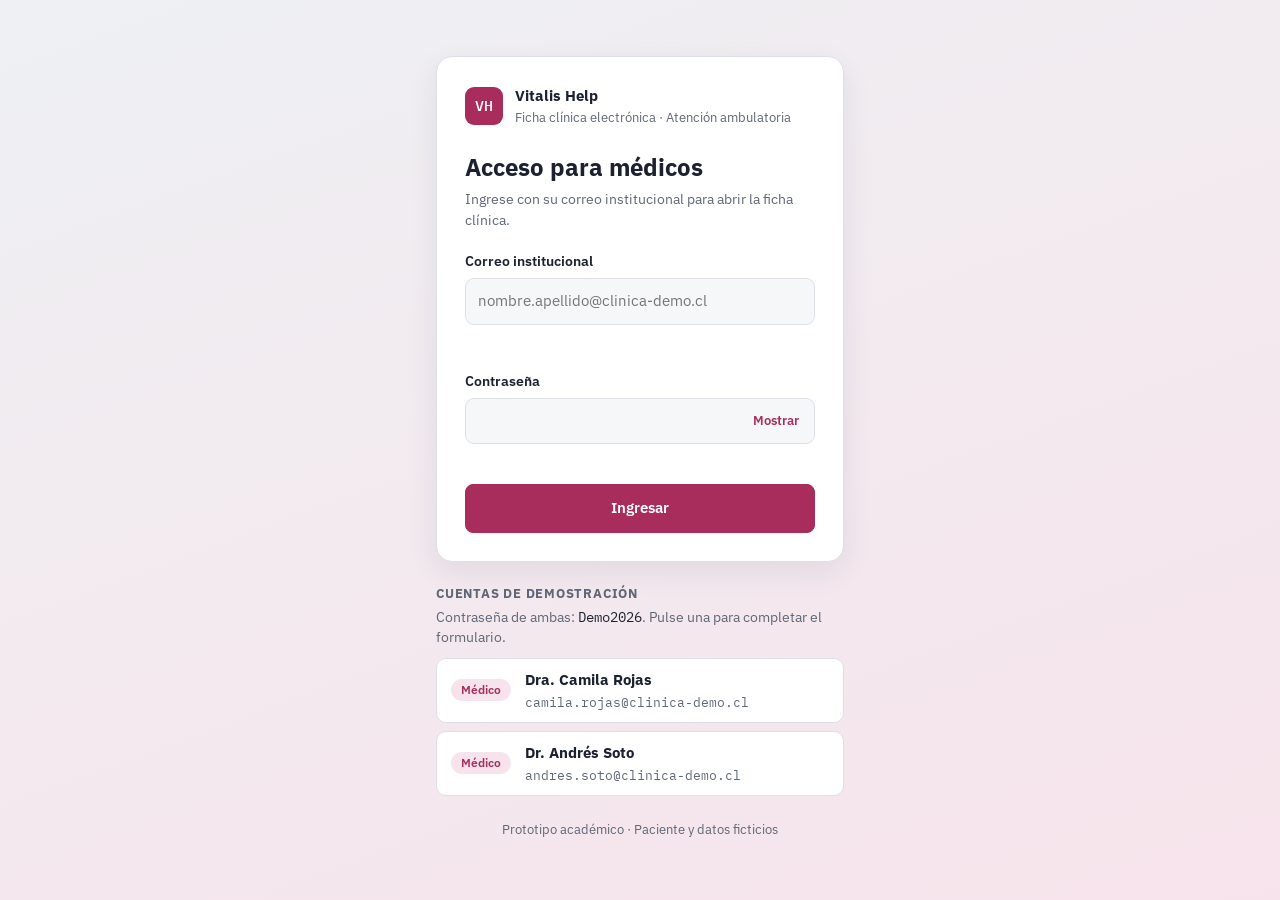
<file: index.html>
<!doctype html>
<html lang="es">
<head>
<meta charset="utf-8">
<meta name="viewport" content="width=device-width,initial-scale=1,viewport-fit=cover">
<title>Vitalis Help · Ingreso</title>
<link rel="preconnect" href="https://fonts.googleapis.com">
<link rel="stylesheet" href="https://fonts.googleapis.com/css2?family=IBM+Plex+Mono:wght@400;500&family=IBM+Plex+Sans:wght@400;500;600;700&display=swap">
<link rel="stylesheet" href="styles.css">
<script src="auth.js"></script>
</head>
<body class="login-page">

<main class="login pad">
  <div class="login-card">
    <div class="login-brand"><i>VH</i><div><b>Vitalis Help</b><span>Ficha clínica electrónica · Atención ambulatoria</span></div></div>
    <h1>Acceso para médicos</h1>
    <p class="login-sub">Ingrese con su correo institucional para abrir la ficha clínica.</p>

    <form id="loginForm" novalidate>
      <label for="correo">Correo institucional</label>
      <input class="login-inp" id="correo" type="email" autocomplete="username" placeholder="nombre.apellido@clinica-demo.cl" required>
      <div class="perfil" id="perfil" aria-live="polite"></div>

      <label for="clave">Contraseña</label>
      <div class="clave-wrap">
        <input class="login-inp" id="clave" type="password" autocomplete="current-password" required>
        <button class="ver" type="button" id="verClave" aria-pressed="false">Mostrar</button>
      </div>

      <div class="login-err" id="loginErr" role="alert"></div>
      <button class="btn primary login-btn" type="submit">Ingresar</button>
    </form>
  </div>

  <section class="demo-cuentas" aria-labelledby="demoTit">
    <h2 id="demoTit">Cuentas de demostración</h2>
    <p>Contraseña de ambas: <code>Demo2026</code>. Pulse una para completar el formulario.</p>
    <div id="cuentas"></div>
  </section>

  <p class="login-pie">Prototipo académico · Paciente y datos ficticios</p>
</main>

<script src="login.js"></script>
</body>
</html>
</file>
<file: styles.css>
/* Vitalis Help · estilos
   Prototipo de ficha clínica con dictado por voz (datos ficticios). */

/* Base */
:root{color-scheme:light;padding-top:env(safe-area-inset-top);padding-bottom:env(safe-area-inset-bottom)}
body{margin:0;font:14px system-ui}
img{max-width:100%}
[hidden]{display:none!important}

/* Layout: barra de la ficha clínica + banner del paciente; menú lateral de secciones; área central con asistente de 4 pasos */
:root{
  --bg:#EEF0F3; --surface:#FFFFFF; --surface-2:#F6F7F9; --ink:#1B2130; --muted:#5F6676; --line:#DCE0E6;
  --bar:#1F2A3C; --bar-ink:#E9EDF3; --bar-muted:#9FAABB;
  --accent:#A92D5C; --accent-soft:#F7E3EB; --accent-ink:#FFFFFF;
  --ok:#1C7048; --ok-soft:#E0F1E7; --warn:#8A5700; --warn-soft:#FBEED3; --neg:#757A88; --neg-soft:#E9EAEE; --fix:#2C5BA6; --fix-soft:#E2EBF8;
  --sans:"IBM Plex Sans",system-ui,-apple-system,"Segoe UI",sans-serif; --mono:"IBM Plex Mono",ui-monospace,Menlo,Consolas,monospace;
}
@media (prefers-color-scheme: dark){:root:not([data-theme="light"]){
  --bg:#12141A; --surface:#1C1F28; --surface-2:#232733; --ink:#E9EBF0; --muted:#A1A7B6; --line:#323745;
  --bar:#0C0E13; --bar-ink:#E9EDF3; --bar-muted:#8E98A9;
  --accent:#F07CA8; --accent-soft:#3A2230; --accent-ink:#1A0E14;
  --ok:#6FD3A0; --ok-soft:#1B3328; --warn:#F0BE62; --warn-soft:#3A2F17; --neg:#9A9EAB; --neg-soft:#2A2D37; --fix:#8DB4F2; --fix-soft:#1E2A40; color-scheme:dark}}
:root[data-theme="dark"]{
  --bg:#12141A; --surface:#1C1F28; --surface-2:#232733; --ink:#E9EBF0; --muted:#A1A7B6; --line:#323745;
  --bar:#0C0E13; --bar-ink:#E9EDF3; --bar-muted:#8E98A9;
  --accent:#F07CA8; --accent-soft:#3A2230; --accent-ink:#1A0E14;
  --ok:#6FD3A0; --ok-soft:#1B3328; --warn:#F0BE62; --warn-soft:#3A2F17; --neg:#9A9EAB; --neg-soft:#2A2D37; --fix:#8DB4F2; --fix-soft:#1E2A40; color-scheme:dark}
*{box-sizing:border-box}
body{background:var(--bg);color:var(--ink);font-family:var(--sans);font-size:15px;line-height:1.5}
.pad{padding-left:max(16px,env(safe-area-inset-left,0px));padding-right:max(16px,env(safe-area-inset-right,0px))}
button{font:inherit}
button:focus-visible,select:focus-visible,textarea:focus-visible,input:focus-visible{outline:2px solid var(--accent);outline-offset:2px}
/* barra del sistema */
.appbar{background:var(--bar);color:var(--bar-ink)}
.appbar .in{max-width:1280px;margin:0 auto;display:flex;align-items:center;justify-content:space-between;gap:12px;padding-block:10px;flex-wrap:wrap}
.appbar .sys{display:flex;align-items:center;gap:10px;font-weight:600;font-size:14px}
.appbar .sys i{width:26px;height:26px;border-radius:6px;background:var(--accent);display:grid;place-items:center;color:var(--accent-ink);font-style:normal;font-family:var(--mono);font-size:12px}
.appbar .who{font-size:13px;color:var(--bar-muted)}
/* banner del paciente */
.patient{background:var(--surface);border-bottom:1px solid var(--line)}
.patient .in{max-width:1280px;margin:0 auto;display:flex;flex-wrap:wrap;gap:8px 28px;align-items:center;padding-block:12px}
.patient .name{font-weight:700;font-size:17px}
.patient .meta{display:flex;flex-wrap:wrap;gap:6px 22px;font-size:13px;color:var(--muted)}
.patient .meta b{color:var(--ink);font-weight:500}
.tag{font-size:11.5px;font-weight:600;border-radius:999px;padding:2px 9px;background:var(--ok-soft);color:var(--ok)}
/* cuerpo */
.main{max-width:1280px;margin:0 auto;display:grid;grid-template-columns:210px minmax(0,1fr);gap:20px;padding-block:20px 90px}
@media (max-width:860px){.main{grid-template-columns:minmax(0,1fr)}}
.side{display:flex;flex-direction:column;gap:2px}
@media (max-width:860px){.side{flex-direction:row;overflow-x:auto;gap:4px}}
.side span{font-size:14px;padding:9px 12px;border-radius:8px;color:var(--muted);white-space:nowrap}
.side span.on{background:var(--surface);color:var(--ink);font-weight:600;box-shadow:inset 3px 0 0 var(--accent)}
.side small{font-size:11.5px;text-transform:uppercase;letter-spacing:.06em;color:var(--muted);padding:4px 12px 8px}
@media (max-width:860px){.side small{display:none}}
.sheet{background:var(--surface);border:1px solid var(--line);border-radius:14px;min-width:0;display:flex;flex-direction:column}
.sheet-head{padding:16px 22px;border-bottom:1px solid var(--line);display:flex;justify-content:space-between;gap:12px;flex-wrap:wrap;align-items:center}
.sheet-head h1{font-size:18px;margin:0}
.sheet-head p{margin:0;font-size:13px;color:var(--muted)}
/* pasos */
ol.steps{list-style:none;margin:0;padding:14px 22px;display:flex;gap:6px;flex-wrap:wrap;border-bottom:1px solid var(--line)}
ol.steps li{display:flex;align-items:center;gap:8px;font-size:13.5px;color:var(--muted);padding-right:10px}
ol.steps li i{width:24px;height:24px;border-radius:50%;border:1.5px solid var(--line);display:grid;place-items:center;font-style:normal;font-size:12px;font-weight:600;font-family:var(--mono)}
ol.steps li.now{color:var(--ink);font-weight:600}
ol.steps li.now i{border-color:var(--accent);background:var(--accent);color:var(--accent-ink)}
ol.steps li.done i{border-color:var(--ok);background:var(--ok-soft);color:var(--ok)}
ol.steps li+li::before{content:"";width:22px;height:1.5px;background:var(--line);margin-right:4px}
@media (max-width:560px){ol.steps li+li::before{display:none}ol.steps{gap:8px 14px}}
.stage{padding:22px;display:flex;flex-direction:column;gap:16px;min-height:420px}
.hidden{display:none!important}
.lead{font-size:14.5px;color:var(--muted);margin:0;max-width:62ch}
.btn{font-size:14px;font-weight:500;border-radius:8px;padding:9px 16px;cursor:pointer;border:1px solid var(--line);background:var(--surface);color:var(--ink)}
.btn.primary{background:var(--accent);border-color:var(--accent);color:var(--accent-ink)}
.btn.link{border:0;background:none;color:var(--accent);padding:6px 4px;text-decoration:underline;text-underline-offset:3px}
.btn:disabled{opacity:.45;cursor:not-allowed}
.actions{display:flex;justify-content:space-between;gap:10px;flex-wrap:wrap;align-items:center;border-top:1px solid var(--line);padding-top:16px;margin-top:auto}
.actions .r{display:flex;gap:8px;flex-wrap:wrap}
/* paso 1: dictado */
.rec{display:flex;flex-direction:column;align-items:center;gap:14px;padding:18px 0 6px;text-align:center}
.mic{width:96px;height:96px;border-radius:50%;border:0;background:var(--accent);color:var(--accent-ink);display:grid;place-items:center;cursor:pointer;position:relative}
.mic svg{width:36px;height:36px}
.mic.on{background:var(--ink);color:var(--bg)}
.mic.on::after{content:"";position:absolute;inset:-8px;border-radius:50%;border:2px solid var(--accent);animation:pulse 1.4s ease-out infinite}
@keyframes pulse{0%{transform:scale(.92);opacity:1}100%{transform:scale(1.18);opacity:0}}
.rec-state{font-weight:600}
.timer{font-family:var(--mono);font-variant-numeric:tabular-nums;color:var(--muted);font-size:13px}
.wave{display:flex;align-items:center;gap:3px;height:30px}
.wave i{display:block;width:4px;height:5px;border-radius:2px;background:var(--line)}
.wave.on i{background:var(--accent);animation:w .9s ease-in-out infinite}
.wave.on i:nth-child(2n){animation-delay:.15s}.wave.on i:nth-child(3n){animation-delay:.3s}.wave.on i:nth-child(5n){animation-delay:.45s}
@keyframes w{0%,100%{height:5px}50%{height:26px}}
.live{width:100%;min-height:96px;text-align:left;background:var(--surface-2);border:1px solid var(--line);border-radius:10px;padding:12px 14px;font-size:15px;color:var(--ink)}
.live:empty::before{content:"La transcripción aparecerá aquí mientras dicta.";color:var(--muted)}
.caret{display:inline-block;width:2px;height:1.05em;background:var(--accent);vertical-align:-2px;margin-left:2px;animation:blink 1s steps(1) infinite}
@keyframes blink{50%{opacity:0}}
.privacy{font-size:12.5px;color:var(--muted);display:flex;gap:6px;align-items:center}
/* paso 2 */
textarea{width:100%;min-height:170px;resize:vertical;font:inherit;font-size:15.5px;line-height:1.6;color:var(--ink);background:var(--surface-2);border:1px solid var(--line);border-radius:10px;padding:14px}
.analyzing{display:flex;flex-direction:column;gap:10px;padding:8px 0}
.analyzing div{display:flex;gap:10px;align-items:center;font-size:14.5px;color:var(--muted)}
.analyzing div.ok{color:var(--ink)}
.analyzing div i{width:20px;height:20px;border-radius:50%;border:2px solid var(--line);flex:none;display:grid;place-items:center;font-style:normal;font-size:12px}
.analyzing div.run i{border-color:var(--accent);border-top-color:transparent;animation:spin .8s linear infinite}
.analyzing div.ok i{border-color:var(--ok);background:var(--ok-soft);color:var(--ok)}
@keyframes spin{to{transform:rotate(360deg)}}
/* paso 3 */
.two{display:grid;grid-template-columns:minmax(0,5fr) minmax(0,6fr);gap:20px;align-items:start}
@media (max-width:1000px){.two{grid-template-columns:minmax(0,1fr)}}
.label{font-size:12px;font-weight:600;text-transform:uppercase;letter-spacing:.05em;color:var(--muted);margin:0 0 6px}
.hl{font-size:15.5px;line-height:1.95;background:var(--surface-2);border:1px solid var(--line);border-radius:10px;padding:14px 16px;overflow-wrap:anywhere}
.hl mark{border-radius:4px;padding:1px 3px;color:inherit}
.m-dx{background:var(--ok-soft);box-shadow:inset 0 -2px 0 var(--ok)}
.m-pend{background:var(--warn-soft);box-shadow:inset 0 -2px 0 var(--warn)}
.m-neg{background:var(--neg-soft);text-decoration:line-through;text-decoration-color:var(--neg)}
.m-fix{background:var(--fix-soft);box-shadow:inset 0 -2px 0 var(--fix)}
.legend{display:flex;flex-wrap:wrap;gap:6px 14px;font-size:12px;color:var(--muted);margin-top:8px}
.legend span{display:inline-flex;align-items:center;gap:6px}
.legend i{width:12px;height:12px;border-radius:3px;display:inline-block}
.negs{margin-top:14px;font-size:13px;color:var(--muted);display:flex;flex-direction:column;gap:3px}
.sugs{display:flex;flex-direction:column;gap:10px}
.sug{border:1px solid var(--line);border-radius:12px;padding:12px 14px;display:flex;flex-direction:column;gap:8px}
.sug.ok{border-color:var(--ok);background:color-mix(in srgb,var(--ok-soft) 45%,var(--surface))}
.sug.off{opacity:.55}
.sug-top{display:flex;justify-content:space-between;gap:10px;align-items:flex-start;flex-wrap:wrap}
.sug h3{margin:0;font-size:16px}
.from{font-size:12.5px;color:var(--muted)}
.from q{font-style:italic;color:var(--ink)}
.codes{font-size:12px;color:var(--muted);font-family:var(--mono);font-variant-numeric:tabular-nums}
.chips{display:flex;gap:6px;flex-wrap:wrap}
.chip{font-size:11.5px;font-weight:600;border-radius:999px;padding:2px 9px;white-space:nowrap}
.c-ok{background:var(--ok-soft);color:var(--ok)}.c-warn{background:var(--warn-soft);color:var(--warn)}.c-fix{background:var(--fix-soft);color:var(--fix)}.c-acc{background:var(--accent-soft);color:var(--accent)}.c-neg{background:var(--neg-soft);color:var(--neg)}
.sug .row{display:flex;gap:8px;flex-wrap:wrap}
.sug .row .btn{padding:6px 12px;font-size:13.5px}
.ask{background:var(--warn-soft);border-radius:8px;padding:10px 12px;font-size:14px;display:flex;flex-direction:column;gap:8px}
.finder{display:flex;flex-direction:column;gap:6px}
.finder input,.add input{font:inherit;font-size:14px;color:var(--ink);background:var(--surface-2);border:1px solid var(--line);border-radius:8px;padding:7px 10px;width:100%}
.flist{display:flex;flex-direction:column;gap:4px;max-height:190px;overflow:auto}
.flist button{text-align:left;font-size:13.5px;background:var(--surface-2);border:1px solid var(--line);border-radius:7px;padding:6px 10px;color:var(--ink);cursor:pointer}
.add{border:1px dashed var(--line);border-radius:12px;padding:10px 14px;display:flex;flex-direction:column;gap:8px}
/* paso 4 */
.tablewrap{overflow-x:auto}
table{border-collapse:collapse;width:100%;font-size:14px}
th,td{text-align:left;padding:10px;border-bottom:1px solid var(--line);vertical-align:middle}
th{font-size:12px;color:var(--muted);font-weight:600;text-transform:uppercase;letter-spacing:.04em}
td select{font:inherit;font-size:13.5px;color:var(--ink);background:var(--surface-2);border:1px solid var(--line);border-radius:7px;padding:5px 8px}
.orig{background:var(--surface-2);border-radius:10px;padding:12px 14px;font-size:14px;color:var(--muted)}
.orig b{color:var(--ink)}
/* guardado */
.done-box{display:flex;flex-direction:column;align-items:center;gap:10px;text-align:center;padding:20px 0}
.done-box .ic{width:64px;height:64px;border-radius:50%;background:var(--ok-soft);color:var(--ok);display:grid;place-items:center}
.done-box h2{margin:0;font-size:20px}
.done-list{width:100%;max-width:640px;text-align:left;display:flex;flex-direction:column;gap:6px}
.done-list div{display:flex;justify-content:space-between;gap:10px;border:1px solid var(--line);border-radius:10px;padding:10px 12px;flex-wrap:wrap}
/* barra de demostración */
.demo{position:fixed;left:0;right:0;bottom:0;background:var(--surface);border-top:1px solid var(--line);font-size:12.5px;color:var(--muted);padding-bottom:max(8px,env(safe-area-inset-bottom,0px));padding-top:8px;z-index:5}
.demo .in{max-width:1280px;margin:0 auto;display:flex;gap:8px 16px;align-items:center;flex-wrap:wrap}
.demo select{font:inherit;font-size:12.5px;color:var(--ink);background:var(--surface-2);border:1px solid var(--line);border-radius:6px;padding:3px 6px}
.demo b{color:var(--accent)}

/* secciones de la atención */
.side button{all:unset;box-sizing:border-box;font-size:14px;padding:9px 12px;border-radius:8px;color:var(--muted);white-space:nowrap;cursor:pointer;display:flex;justify-content:space-between;gap:8px;align-items:center}
.side button:hover{background:var(--surface)}
.side button:focus-visible{outline:2px solid var(--accent);outline-offset:1px}
.side button[aria-current="page"]{background:var(--surface);color:var(--ink);font-weight:600;box-shadow:inset 3px 0 0 var(--accent)}
.side button .st{font-size:11px;font-weight:700;color:var(--ok)}
.side hr{border:0;border-top:1px solid var(--line);margin:8px 0;width:100%}
@media (max-width:860px){.side hr{display:none}}
.form{padding:22px;display:flex;flex-direction:column;gap:18px}
.field{display:flex;flex-direction:column;gap:6px;min-width:0}
.field>label,.flabel{font-size:13px;font-weight:600;color:var(--ink)}
.field .hint{font-size:12.5px;color:var(--muted)}
.fwrap{position:relative}
.fwrap textarea{min-height:110px;padding-right:56px}
.dict{position:absolute;right:10px;top:10px;width:36px;height:36px;border-radius:50%;border:1px solid var(--line);background:var(--surface);color:var(--accent);display:grid;place-items:center;cursor:pointer}
.dict svg{width:17px;height:17px}
.dict.on{background:var(--accent);color:var(--accent-ink);border-color:var(--accent);box-shadow:0 0 0 4px var(--accent-soft)}
.interim{font-size:13px;color:var(--muted);min-height:1em}
.grid2{display:grid;grid-template-columns:repeat(2,minmax(0,1fr));gap:16px}
.grid4{display:grid;grid-template-columns:repeat(4,minmax(0,1fr));gap:12px}
@media (max-width:760px){.grid2{grid-template-columns:minmax(0,1fr)}.grid4{grid-template-columns:repeat(2,minmax(0,1fr))}}
.inp,.form select{font:inherit;font-size:14.5px;color:var(--ink);background:var(--surface-2);border:1px solid var(--line);border-radius:8px;padding:8px 10px;width:100%;min-width:0}
.unit{display:flex;align-items:center;gap:6px}
.unit span{font-size:12.5px;color:var(--muted);white-space:nowrap}
.vital{border:1px solid var(--line);border-radius:10px;padding:10px 12px;display:flex;flex-direction:column;gap:6px;background:var(--surface)}
.vital .flag{font-size:11.5px;font-weight:600;min-height:1em}
.flag.hi{color:var(--warn)}.flag.ok{color:var(--ok)}
.bp{display:flex;align-items:center;gap:4px}.bp .inp{text-align:center}
.checks{display:flex;gap:10px 22px;flex-wrap:wrap;font-size:14px}
.checks label{display:flex;gap:6px;align-items:center}
.scope{font-size:12.5px;color:var(--muted);background:var(--surface-2);border-radius:8px;padding:8px 12px}
.rx td{vertical-align:top;padding:6px 6px}
.rx .inp{padding:6px 8px;font-size:13.5px}
.rx th{padding:6px}
.secnav{display:flex;justify-content:space-between;gap:10px;flex-wrap:wrap;border-top:1px solid var(--line);padding-top:16px}
.sum{display:flex;flex-direction:column;gap:14px}
.sum section{border:1px solid var(--line);border-radius:12px;padding:12px 16px}
.sum h3{margin:0 0 6px;font-size:14px;color:var(--accent);text-transform:uppercase;letter-spacing:.05em}
.sum p{margin:0;white-space:pre-wrap}
.sum .empty{color:var(--muted);font-style:italic}
.closed{background:var(--ok-soft);color:var(--ok);border-radius:10px;padding:12px 16px;font-weight:600}
.demo .btn{padding:3px 10px;font-size:12.5px}

@media (prefers-reduced-motion:reduce){.mic.on::after,.wave.on i,.caret,.analyzing div.run i{animation:none}.wave.on i{height:16px}}
.topr{display:flex;align-items:center;gap:16px;flex-wrap:wrap}
.hfbtn{display:inline-flex;align-items:center;gap:8px;border:1.5px solid #F07CA8;color:#fff;background:transparent;border-radius:999px;padding:6px 14px;font:inherit;font-size:13px;font-weight:600;cursor:pointer}
.hfbtn svg{width:16px;height:16px}
.hfbtn:hover{background:rgba(240,124,168,.18)}
.hfbtn.on{background:#D63C78;border-color:#D63C78;color:#fff}
.hfbtn:focus-visible{outline:3px solid #F07CA8;outline-offset:2px}
.hfbar{position:fixed;left:0;right:0;z-index:6;background:var(--surface);border-top:2px solid var(--accent);box-shadow:0 -8px 24px rgba(0,0,0,.08);padding:10px 0}
.hf-top{display:flex;align-items:center;gap:8px 12px;flex-wrap:wrap}
.hf-top .sp{flex:1}
.hfbar .dot{width:10px;height:10px;border-radius:50%;background:var(--muted);flex:none}
.hfbar.on .dot{background:var(--accent);animation:hfp 1.4s infinite}
@keyframes hfp{0%,100%{opacity:1}50%{opacity:.3}}
@media (prefers-reduced-motion: reduce){.hfbar.on .dot{animation:none}}
.hfbar .where{color:var(--muted)}
.hfbar .heard{margin-top:6px;font-size:15px;min-height:1.4em;color:var(--ink)}
.hfbar .act{font-size:13px;color:var(--ok);min-height:1.2em;margin-top:2px;font-weight:600}
.hfbar .act.warn{color:var(--warn)}
.hfbar .help{display:grid;grid-template-columns:1fr 1fr;gap:16px;margin-top:10px;max-height:38vh;overflow:auto;border-top:1px solid var(--line);padding-top:10px}
.hfbar .help h4{margin:0 0 6px;font-size:11.5px;text-transform:uppercase;letter-spacing:.06em;color:var(--accent)}
.hfbar .help ul{margin:0;padding:0;list-style:none;display:grid;gap:5px;font-size:13px;color:var(--muted)}
.hfbar .help q{color:var(--ink);font-weight:600;quotes:"«" "»"}
.hf-target{outline:3px solid var(--accent)!important;outline-offset:2px}
body.hf .main{padding-bottom:280px}
body.hf .dict{display:none}
@media (max-width:700px){.hfbar .help{grid-template-columns:1fr}}
.sr{position:absolute;width:1px;height:1px;overflow:hidden;clip:rect(0 0 0 0);white-space:nowrap}

/* ================= Inicio de sesión ================= */
.login-page{min-height:100vh;background:linear-gradient(160deg,var(--bg) 0%,var(--accent-soft) 100%)}
.login{max-width:440px;margin:0 auto;padding-top:56px;padding-bottom:40px}
.login-card{background:var(--surface);border:1px solid var(--line);border-radius:16px;padding:28px;box-shadow:0 10px 30px rgba(31,42,60,.08)}
.login-brand{display:flex;align-items:center;gap:12px;margin-bottom:22px}
.login-brand i{width:38px;height:38px;border-radius:9px;background:var(--accent);color:var(--accent-ink);display:grid;place-items:center;font-style:normal;font-family:var(--mono);font-weight:500}
.login-brand b{display:block;font-size:15px}
.login-brand span{display:block;font-size:13px;color:var(--muted)}
.login h1{margin:0 0 4px;font-size:24px}
.login-sub{margin:0 0 20px;color:var(--muted);font-size:14px}
.login label{display:block;font-weight:600;font-size:14px;margin:14px 0 6px}
.login-inp{width:100%;font:inherit;font-size:15px;padding:11px 12px;border:1px solid var(--line);border-radius:9px;background:var(--surface-2);color:var(--ink)}
.clave-wrap{position:relative}
.clave-wrap .login-inp{padding-right:86px}
.ver{position:absolute;right:6px;top:50%;transform:translateY(-50%);border:0;background:transparent;color:var(--accent);font-weight:600;font-size:13px;padding:6px 10px;border-radius:6px;cursor:pointer}
.perfil{min-height:24px;margin-top:8px;font-size:13.5px;color:var(--muted)}
.chip-perfil{display:inline-block;font-size:12px;font-weight:600;border-radius:999px;padding:2px 10px;margin-right:4px;background:var(--accent-soft);color:var(--accent)}
.login-err{min-height:22px;margin-top:12px;color:var(--warn);font-size:14px;font-weight:600}
.login-btn{width:100%;margin-top:6px;padding:12px;font-size:15px;font-weight:600}
.demo-cuentas{margin-top:22px}
.demo-cuentas h2{font-size:13px;text-transform:uppercase;letter-spacing:.06em;color:var(--muted);margin:0 0 4px}
.demo-cuentas p{margin:0 0 10px;font-size:13.5px;color:var(--muted)}
.demo-cuentas code{font-family:var(--mono);color:var(--ink)}
#cuentas{display:grid;gap:8px}
.cuenta{display:grid;grid-template-columns:auto 1fr;gap:2px 10px;align-items:center;text-align:left;background:var(--surface);border:1px solid var(--line);border-radius:10px;padding:10px 14px;cursor:pointer;color:var(--ink)}
.cuenta:hover{border-color:var(--accent)}
.cuenta .chip-perfil{grid-row:span 2}
.cuenta span:last-child{font-size:12.5px;color:var(--muted);font-family:var(--mono);word-break:break-all}
.login-pie{text-align:center;font-size:12.5px;color:var(--muted);margin-top:24px}

/* Botón de cerrar sesión */
.salir{border:1px solid var(--bar-muted);background:transparent;color:var(--bar-ink);border-radius:999px;padding:5px 12px;font-size:13px;cursor:pointer}
.salir:hover{background:rgba(255,255,255,.08)}
@media (max-width:700px){.login{padding-top:28px}}

/* ================= Mis pacientes ================= */
.pac{max-width:1080px;margin:0 auto;padding-top:24px;padding-bottom:40px}
.pac-head{display:flex;justify-content:space-between;align-items:flex-end;gap:12px;flex-wrap:wrap}
.pac-head h1{margin:0;font-size:24px}
.pac-head p{margin:2px 0 0;color:var(--muted)}
.pac-form{margin-top:16px;background:var(--surface);border:1px solid var(--line);border-left:4px solid var(--accent);border-radius:12px;padding:20px}
.pac-form h2{margin:0;font-size:18px}
.pac-sub{margin:2px 0 12px;color:var(--muted);font-size:13.5px}
.pac-grid{display:grid;grid-template-columns:repeat(3,minmax(0,1fr));gap:12px 16px}
.pac-grid label{display:flex;flex-direction:column;gap:6px;font-size:13.5px;font-weight:600}
.pac-grid .span2{grid-column:span 2}
.pac-grid .login-inp{font-weight:400;font-size:14.5px;padding:9px 11px}
.pac-acc{display:flex;justify-content:flex-end;gap:8px;margin-top:6px}
.pac-tools{display:flex;align-items:center;gap:16px;flex-wrap:wrap;margin:20px 0 12px}
.pac-buscar{max-width:420px}
.pac-cuenta{color:var(--muted);font-size:13.5px}
.pac-lista{display:grid;gap:10px}
.pac-item{display:grid;grid-template-columns:72px minmax(0,1fr) auto auto;gap:8px 18px;align-items:center;background:var(--surface);border:1px solid var(--line);border-radius:12px;padding:14px 18px}
.pac-hora{font-family:var(--mono);font-size:15px;font-variant-numeric:tabular-nums}
.pac-datos b{font-size:15.5px}
.pac-datos .sub{font-size:13px;color:var(--muted)}
.alerg{display:inline-block;margin-left:6px;font-size:12px;font-weight:600;color:var(--warn);background:var(--warn-soft);border-radius:999px;padding:1px 8px}
.tag-nuevo{font-family:var(--sans);font-size:12px;font-weight:600;color:var(--fix);background:var(--fix-soft);border-radius:999px;padding:2px 9px}
.pac-resumen{background:var(--surface);border:1px solid var(--line);border-top:0;border-radius:0 0 12px 12px;margin-top:-14px;padding:8px 18px 16px;font-size:14px}
.pac-resumen section{border-top:1px solid var(--line);padding-top:8px;margin-top:8px}
.pac-resumen h3{margin:0 0 2px;font-size:12px;text-transform:uppercase;letter-spacing:.05em;color:var(--accent)}
.pac-resumen p{margin:2px 0}
.pac-vacio{color:var(--muted);text-align:center;padding:24px}
.pac-pie{text-align:center;color:var(--muted);font-size:12.5px;margin-top:28px}
.link{border:0;background:none;color:var(--accent);font:inherit;text-decoration:underline;cursor:pointer;padding:0}
.estado{display:inline-block;font-size:12px;font-weight:600;border-radius:999px;padding:2px 10px;white-space:nowrap}
.e-agenda{background:var(--neg-soft);color:var(--neg)}
.e-atencion{background:var(--accent-soft);color:var(--accent)}
.e-ok{background:var(--ok-soft);color:var(--ok)}
/* Ficha: volver a la lista, alergias y aviso antes de salir */
.volver{border:1px solid var(--line);background:var(--surface);color:var(--ink);border-radius:999px;padding:5px 12px;font-size:13px;cursor:pointer}
.volver:hover{border-color:var(--accent);color:var(--accent)}
.patient .meta b.alerta{color:var(--warn);font-weight:600}
.aviso-salir{background:var(--warn-soft);border-bottom:1px solid var(--line)}
.aviso-salir .in{max-width:1280px;margin:0 auto;display:flex;flex-wrap:wrap;gap:10px 16px;align-items:center;justify-content:space-between;padding-block:10px;color:var(--ink);font-size:14px}
.aviso-salir .acc{display:flex;gap:8px}
@media (max-width:700px){.pac-grid{grid-template-columns:1fr}.pac-grid .span2{grid-column:auto}.pac-item{grid-template-columns:56px minmax(0,1fr)}.pac-estado,.pac-accion{grid-column:2}}

/* ---- CIE-11 (API de la OMS) ---- */
.c11{font-family:var(--sans,inherit);font-size:11px;font-weight:600;border-radius:999px;padding:1px 7px;white-space:nowrap}
.c11-rev{background:var(--warn-soft);color:var(--warn)}
.c11-ok{background:var(--ok-soft);color:var(--ok)}
.c11-acc{display:flex;flex-wrap:wrap;gap:6px;margin-top:6px}
.c11-acc[hidden]{display:none}
.btn.mini{padding:3px 10px;font-size:12.5px;font-family:var(--sans)}
.c11-row td{background:var(--surface-2)}
.c11-row .flist button .codes{margin-right:6px}
/* Síntomas: solo SNOMED CT (sin CIE-11) */
.sint{font-family:var(--sans,inherit);font-size:11px;font-weight:600;border-radius:999px;padding:1px 7px;white-space:nowrap;background:var(--surface-2);color:var(--muted)}
#sugs .grp{margin:14px 0 6px}
#sugs .grp:first-child{margin-top:0}

/* ===== Separación paciente / médico (esquema SOAP) ===== */
:root{--pac:#7A4E00;--pac-soft:#FFF1D6;--med:#1F5FA8;--med-soft:#E3EEFB}
@media (prefers-color-scheme: dark){:root:not([data-theme="light"]){--pac:#F2C36B;--pac-soft:#3A2E16;--med:#8DB8F2;--med-soft:#1C2A40}}
.quien{display:inline-flex;align-items:center;gap:6px;font-size:12px;font-weight:600;border-radius:999px;padding:3px 10px;white-space:nowrap;text-transform:none;letter-spacing:0}
.quien::before{content:"";width:8px;height:8px;border-radius:50%;background:currentColor}
.q-pac{background:var(--pac-soft);color:var(--pac)}
.q-med{background:var(--med-soft);color:var(--med)}
.soap-k{margin:0 0 2px!important;font-size:11.5px!important;font-weight:700;text-transform:uppercase;letter-spacing:.07em;color:var(--accent)!important}
#sec-paciente .sheet-head{box-shadow:inset 4px 0 0 var(--pac)}
#sec-examen .sheet-head,#sec-diagnostico .sheet-head,#sec-plan .sheet-head{box-shadow:inset 4px 0 0 var(--med)}
#sec-paciente textarea{background:color-mix(in srgb,var(--pac-soft) 45%,var(--surface-2))}
.side button{justify-content:flex-start}
.side button .lbl{flex:1}
.side .soap{display:inline-grid;place-items:center;width:22px;height:22px;border-radius:6px;font-size:11.5px;font-weight:700;background:var(--med-soft);color:var(--med)}
.side button[data-sec="paciente"] .soap{background:var(--pac-soft);color:var(--pac)}
.side-leyenda{display:flex;flex-direction:column;gap:6px;padding:14px 12px 0;margin-top:8px;border-top:1px solid var(--line)}
.side-leyenda .quien{align-self:flex-start}
@media (max-width:860px){.side-leyenda{display:none}.side button{flex:0 0 auto}}
.chip.c-pac{background:var(--pac-soft);color:var(--pac)}
h2.sub{font-size:15px;margin:10px 0 -4px;padding-top:14px;border-top:1px solid var(--line);color:var(--ink)}
h2.sub:first-child{border-top:0;padding-top:0;margin-top:0}
.sum h3{display:flex;flex-wrap:wrap;gap:8px;align-items:center;justify-content:space-between}

/* Paso 1 del diagnóstico: micrófono y cuadro de texto en la misma vista */
.rec-row{flex-direction:row;justify-content:flex-start;text-align:left;gap:18px;padding:4px 0}
.rec-row .mic{width:72px;height:72px;flex:0 0 auto}
.rec-info{display:flex;flex-direction:column;gap:6px;align-items:flex-start}
.live{min-height:0;padding:6px 12px;font-size:14px;color:var(--muted);background:transparent;border:0}
.live:empty::before{content:none}
.live:empty{display:none}
#txt{min-height:150px}

/* Lo negado */
.negs b{color:var(--ink);font-weight:600}
.negs>span{padding-left:10px;border-left:3px solid var(--neg)}

/* Panel «Micrófono» */
.micbtn{border:1px solid var(--bar-muted);background:transparent;color:var(--bar-ink);border-radius:999px;padding:5px 12px;font:inherit;font-size:13px;cursor:pointer}
.micbtn:hover,.micbtn[aria-expanded="true"]{background:rgba(255,255,255,.12)}
.micpanel{background:var(--surface);border-bottom:2px solid var(--accent);box-shadow:0 8px 24px rgba(0,0,0,.08)}
.micpanel .in{max-width:1280px;margin:0 auto;padding-block:14px;display:flex;flex-direction:column;gap:10px}
.mp-head{display:flex;justify-content:space-between;align-items:center;gap:10px}
.mp-head h2{font-size:16px;margin:0}
.mp-row{display:flex;flex-wrap:wrap;gap:10px;align-items:center}
.mp-row select{font:inherit;font-size:14px;color:var(--ink);background:var(--surface-2);border:1px solid var(--line);border-radius:8px;padding:7px 10px;min-width:0;flex:1 1 260px;max-width:520px}
.mp-meter{height:10px;border-radius:999px;background:var(--surface-2);border:1px solid var(--line);overflow:hidden;max-width:520px}
.mp-meter i{display:block;height:100%;width:0;background:var(--ok);transition:width .08s linear}
.mp-res{font-size:14px}
.mp-res.ok{color:var(--ok)}
.mp-res.warn{color:var(--warn)}
#micNota{max-width:80ch;margin:0}

/* Celular */
@media (max-width:600px){
  .appbar .sys{font-size:13px}
  .topr{gap:8px;width:100%;justify-content:flex-end}
  .appbar .who{display:none}
  .sheet-head{padding:14px 16px}
  .stage{padding:16px;min-height:0}
  .form{padding:16px}
  .rec-row .mic{width:60px;height:60px}
  .demo{font-size:12px}
  .demo .in>span{display:none}
  .patient .meta{gap:4px 14px}
  .tablewrap{overflow-x:auto}
  .grid2{grid-template-columns:minmax(0,1fr)!important}
}
/* .side span (regla antigua) no debe afectar a las piezas del botón */
.side button>span{padding:0;border-radius:0;white-space:nowrap}
.side button>.soap{border-radius:6px;color:var(--med)}
.side button[data-sec="paciente"]>.soap{color:var(--pac)}
.side button>.lbl{color:inherit}
.side-leyenda .quien{padding:3px 10px;border-radius:999px}
.side-leyenda .quien.q-pac{color:var(--pac)}.side-leyenda .quien.q-med{color:var(--med)}
@media (max-width:600px){
  .demo .in{flex-wrap:nowrap;gap:8px}
  .demo label{font-size:0;display:flex;flex:1;min-width:0}
  .demo label select{flex:1;min-width:0;font-size:12.5px}
  .demo .btn{white-space:nowrap}
}

/* ===== Dictado de la atención completa ===== */
.dictbtn{display:inline-flex;align-items:center;gap:8px;margin-left:auto}
.dictbtn svg{width:16px;height:16px}
.dictpanel{background:var(--surface);border-bottom:2px solid var(--accent);box-shadow:0 8px 24px rgba(0,0,0,.06)}
.dictpanel .in{max-width:1280px;margin:0 auto;padding-block:16px 18px;display:flex;flex-direction:column;gap:12px}
.dict-head{display:flex;justify-content:space-between;gap:12px;align-items:flex-start}
.dict-head h2{font-size:17px;margin:0 0 4px}
.dict-head .from{max-width:80ch;margin:0}
.dict-guia{font-size:13.5px;color:var(--muted);background:var(--surface-2);border:1px solid var(--line);border-radius:10px;padding:8px 12px}
.dict-guia summary{cursor:pointer;color:var(--ink);font-weight:600}
.dict-guia p{margin:8px 0 0}
.dict-ej{font-style:italic}
.dict-ej b{font-style:normal;color:var(--accent)}
.dict-rec{display:flex;gap:18px;align-items:center}
.dict-rec .mic{width:68px;height:68px;flex:0 0 auto}
.dict-estado{font-size:14.5px}
.dict-estado.warn{color:var(--warn)}
#dictTxt{min-height:140px}
.dict-ia{display:flex;flex-wrap:wrap;gap:6px 12px;align-items:center;font-size:14px}
.dict-ia label{display:inline-flex;gap:6px;align-items:center;font-weight:600}
.dict-ok{display:flex;flex-wrap:wrap;gap:8px 16px;align-items:center;justify-content:space-between;background:var(--ok-soft);color:var(--ink);border-radius:10px;padding:10px 14px;font-size:14px}
.dict-ok b{color:var(--ok)}
.dict-vacio{color:var(--warn);font-size:14px}
.dict-lista{list-style:none;margin:10px 0 0;padding:0;display:flex;flex-direction:column;gap:6px}
.dict-lista li{display:grid;grid-template-columns:minmax(170px,auto) minmax(0,1fr) auto;gap:10px;align-items:center;font-size:13.5px;border-bottom:1px solid var(--line);padding:6px 0}
.dict-lista li>span:nth-child(2){color:var(--muted)}
@media (max-width:640px){.dict-lista li{grid-template-columns:minmax(0,1fr) auto}.dict-lista li>span:nth-child(2){grid-column:1/-1;grid-row:2}}
.btn.mini{padding:4px 10px;font-size:12.5px}
/* Campos llenados desde el dictado: quedan marcados hasta que el médico los edite */
.desde-dictado{position:relative}
.field.desde-dictado textarea,.field.desde-dictado select,.field.desde-dictado input,.vital.desde-dictado input,#txt.desde-dictado{box-shadow:0 0 0 2px var(--warn) inset}
.field.desde-dictado>label::after,.field.desde-dictado>.flabel::after,.vital.desde-dictado>.flabel::after,.vital.desde-dictado>label::after{content:"Desde el dictado · revise";margin-left:8px;font-size:11px;font-weight:600;color:var(--warn);background:var(--warn-soft);border-radius:999px;padding:1px 8px;white-space:nowrap}
tr.desde-dictado td{background:var(--warn-soft)}
@media (max-width:600px){.dictbtn{margin-left:0;width:100%;justify-content:center}.dict-rec .mic{width:56px;height:56px}}
</file>
